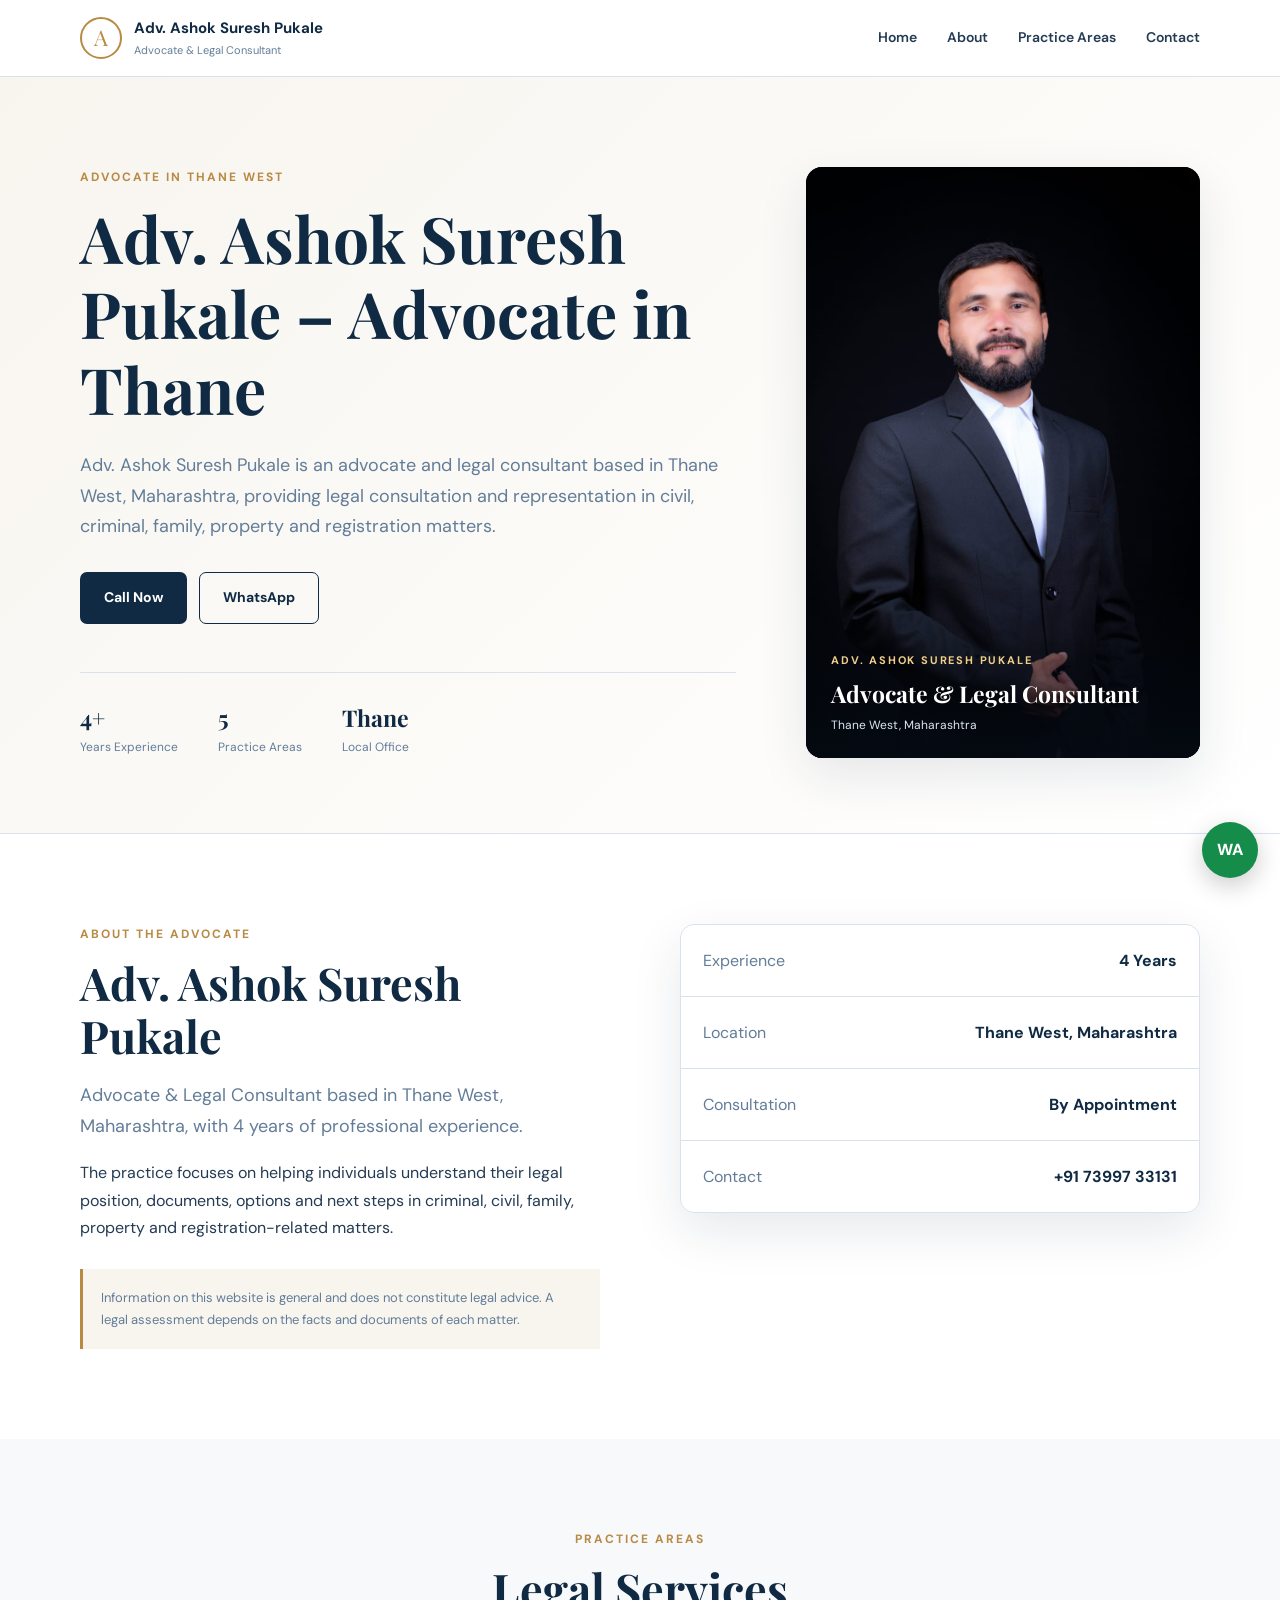
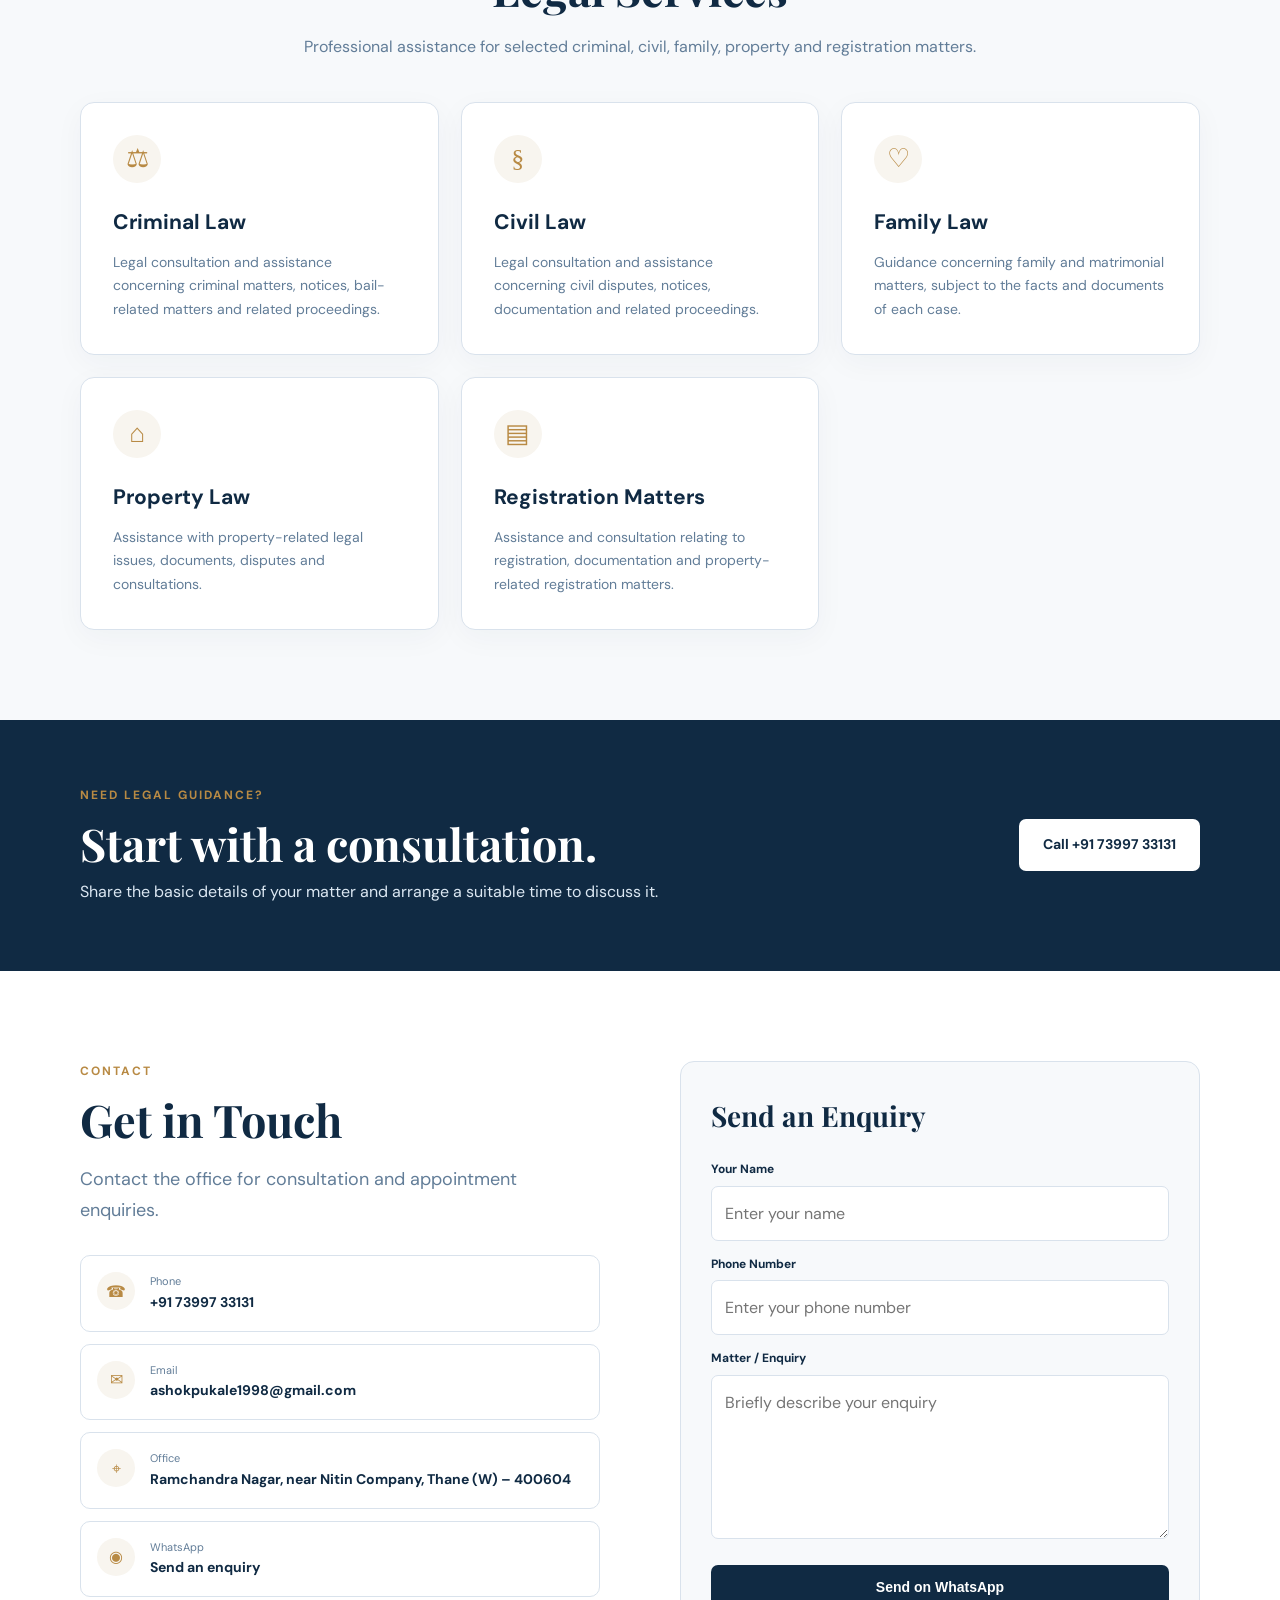
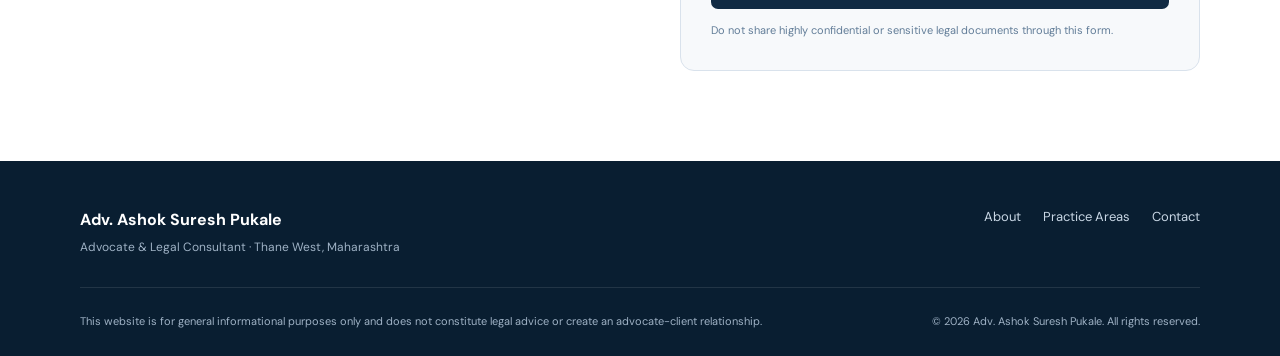
<file: index.html>
<!DOCTYPE html>
<html lang="en">
<head>
  <meta charset="UTF-8" />
  <meta name="viewport" content="width=device-width, initial-scale=1.0" />
  <meta name="description" content="Adv. Ashok Suresh Pukale is an advocate in Thane West offering legal consultation in criminal, civil, family, property and registration matters." />
  <meta name="keywords" content="Advocate in Thane, Criminal Lawyer in Thane, Civil Lawyer in Thane, Family Lawyer in Thane, Property Lawyer in Thane, Registration Advocate in Thane, Advocate Thane West" />
  <meta name="author" content="Adv. Ashok Suresh Pukale" />
  <meta name="theme-color" content="#102a43" />
  <title>Adv. Ashok Suresh Pukale | Advocate in Thane</title>
  <link rel="stylesheet" href="style.css" />
  <script type="application/ld+json">
{
  "@context": "https://schema.org",
  "@type": "LegalService",
  "name": "Adv. Ashok Suresh Pukale",
  "description": "Adv. Ashok Suresh Pukale is an advocate and legal consultant in Thane West, Maharashtra, providing legal consultation in criminal, civil, family, property and registration matters.",
  "url": "https://snehalvirkar02.github.io/adv-ashok-pukale-website/",
  "telephone": "+91-7399733131",
  "email": "ashokpukale1998@gmail.com",
  "address": {
    "@type": "PostalAddress",
    "streetAddress": "Ramchandra Nagar, near Nitin Company",
    "addressLocality": "Thane West",
    "addressRegion": "Maharashtra",
    "postalCode": "400604",
    "addressCountry": "IN"
  },
  "areaServed": {
    "@type": "City",
    "name": "Thane"
  }
}
</script>
</head>
<body>
  <header class="header">
    <div class="container nav">
      <a href="#home" class="brand">
        <span class="brand-mark">A</span>
        <span>
          <strong>Adv. Ashok Suresh Pukale</strong>
          <small>Advocate &amp; Legal Consultant</small>
        </span>
      </a>
      <button class="menu-btn" aria-label="Open menu" aria-expanded="false">☰</button>
      <nav class="nav-links">
        <a href="#home">Home</a>
        <a href="#about">About</a>
        <a href="#practice">Practice Areas</a>
        <a href="#contact">Contact</a>
      </nav>
    </div>
  </header>

  <main>
    <section id="home" class="hero">
      <div class="container hero-grid">
        <div class="hero-copy">
          <p class="eyebrow">ADVOCATE IN THANE WEST</p>
          <h1>Adv. Ashok Suresh Pukale – Advocate in Thane</h1>
          <p class="hero-text">
  Adv. Ashok Suresh Pukale is an advocate and legal consultant
  based in Thane West, Maharashtra, providing legal consultation
  and representation in civil, criminal, family, property and
  registration matters.
</p>
          <div class="hero-actions">
            <a class="btn btn-primary" href="tel:+917399733131">Call Now</a>
            <a class="btn btn-outline" href="https://wa.me/917399733131?text=Hello%20Adv.%20Ashok%20Pukale%2C%20I%20would%20like%20a%20legal%20consultation." target="_blank" rel="noopener">WhatsApp</a>
          </div>
          <div class="trust-row">
            <div><strong>4+</strong><span>Years Experience</span></div>
            <div><strong>5</strong><span>Practice Areas</span></div>
            <div><strong>Thane</strong><span>Local Office</span></div>
          </div>
        </div>
        <div class="hero-photo-card">
          <img src="adv-ashok-pukale.jpg" alt="Adv. Ashok Suresh Pukale, Advocate in Thane" />
          <div class="photo-caption"><span>ADV. ASHOK SURESH PUKALE</span><strong>Advocate &amp; Legal Consultant</strong><small>Thane West, Maharashtra</small></div>
        </div>
      </div>
    </section>

    <section id="about" class="section">
      <div class="container two-col">
        <div>
          <p class="eyebrow">ABOUT THE ADVOCATE</p>
          <h2>Adv. Ashok Suresh Pukale</h2>
          <p class="lead">
            Advocate &amp; Legal Consultant based in Thane West, Maharashtra,
            with 4 years of professional experience.
          </p>
          <p>
            The practice focuses on helping individuals understand their legal
            position, documents, options and next steps in criminal, civil, family, property and
            registration-related matters.
          </p>
          <p class="note">
            Information on this website is general and does not constitute legal
            advice. A legal assessment depends on the facts and documents of each matter.
          </p>
        </div>
        <div class="info-panel">
          <div class="info-item">
            <span>Experience</span><strong>4 Years</strong>
          </div>
          <div class="info-item">
            <span>Location</span><strong>Thane West, Maharashtra</strong>
          </div>
          <div class="info-item">
            <span>Consultation</span><strong>By Appointment</strong>
          </div>
          <div class="info-item">
            <span>Contact</span><strong>+91 73997 33131</strong>
          </div>
        </div>
      </div>
    </section>

    <section id="practice" class="section section-alt">
      <div class="container">
        <div class="section-heading">
          <p class="eyebrow">PRACTICE AREAS</p>
          <h2>Legal Services</h2>
          <p>Professional assistance for selected criminal, civil, family, property and registration matters.</p>
        </div>
        <div class="cards">
          <article class="service-card">
            <div class="icon">⚖</div>
            <h3>Criminal Law</h3>
            <p>Legal consultation and assistance concerning criminal matters, notices, bail-related matters and related proceedings.</p>
          </article>
          <article class="service-card">
            <div class="icon">§</div>
            <h3>Civil Law</h3>
            <p>Legal consultation and assistance concerning civil disputes, notices, documentation and related proceedings.</p>
          </article>
          <article class="service-card">
            <div class="icon">♡</div>
            <h3>Family Law</h3>
            <p>Guidance concerning family and matrimonial matters, subject to the facts and documents of each case.</p>
          </article>
          <article class="service-card">
            <div class="icon">⌂</div>
            <h3>Property Law</h3>
            <p>Assistance with property-related legal issues, documents, disputes and consultations.</p>
          </article>
          <article class="service-card">
            <div class="icon">▤</div>
            <h3>Registration Matters</h3>
            <p>Assistance and consultation relating to registration, documentation and property-related registration matters.</p>
          </article>
        </div>
      </div>
    </section>

    <section class="section consultation">
      <div class="container consultation-box">
        <div>
          <p class="eyebrow">NEED LEGAL GUIDANCE?</p>
          <h2>Start with a consultation.</h2>
          <p>Share the basic details of your matter and arrange a suitable time to discuss it.</p>
        </div>
        <a class="btn btn-light" href="tel:+917399733131">Call +91 73997 33131</a>
      </div>
    </section>

    <section id="contact" class="section">
      <div class="container two-col contact-grid">
        <div>
          <p class="eyebrow">CONTACT</p>
          <h2>Get in Touch</h2>
          <p class="lead">Contact the office for consultation and appointment enquiries.</p>

          <div class="contact-list">
            <a href="tel:+917399733131">
              <span class="contact-icon">☎</span>
              <span><small>Phone</small><strong>+91 73997 33131</strong></span>
            </a>
            <a href="mailto:ashokpukale1998@gmail.com">
              <span class="contact-icon">✉</span>
              <span><small>Email</small><strong>ashokpukale1998@gmail.com</strong></span>
            </a>
            <a href="https://www.google.com/maps/search/?api=1&query=Ramchandra%20Nagar%20near%20Nitin%20Company%20Thane%20West%20400604" target="_blank" rel="noopener">
              <span class="contact-icon">⌖</span>
              <span><small>Office</small><strong>Ramchandra Nagar, near Nitin Company, Thane (W) – 400604</strong></span>
            </a>
            <a href="https://wa.me/917399733131?text=Hello%20Adv.%20Ashok%20Pukale%2C%20I%20would%20like%20to%20book%20a%20legal%20consultation." target="_blank" rel="noopener">
              <span class="contact-icon">◉</span>
              <span><small>WhatsApp</small><strong>Send an enquiry</strong></span>
            </a>
          </div>
        </div>

        <form class="contact-form" id="contactForm">
          <h3>Send an Enquiry</h3>
          <label for="name">Your Name</label>
          <input id="name" name="name" type="text" placeholder="Enter your name" required />

          <label for="phone">Phone Number</label>
          <input id="phone" name="phone" type="tel" placeholder="Enter your phone number" required />

          <label for="matter">Matter / Enquiry</label>
          <textarea id="matter" name="matter" rows="5" placeholder="Briefly describe your enquiry" required></textarea>

          <button class="btn btn-primary" type="submit">Send on WhatsApp</button>
          <p class="form-note">Do not share highly confidential or sensitive legal documents through this form.</p>
        </form>
      </div>
    </section>
  </main>

  <footer class="footer">
    <div class="container footer-inner">
      <div>
        <strong>Adv. Ashok Suresh Pukale</strong>
        <p>Advocate &amp; Legal Consultant · Thane West, Maharashtra</p>
      </div>
      <div class="footer-links">
        <a href="#about">About</a>
        <a href="#practice">Practice Areas</a>
        <a href="#contact">Contact</a>
      </div>
    </div>
    <div class="container disclaimer">
      <p>This website is for general informational purposes only and does not constitute legal advice or create an advocate-client relationship.</p>
      <p>© <span id="year"></span> Adv. Ashok Suresh Pukale. All rights reserved.</p>
    </div>
  </footer>

  <a class="floating-whatsapp" href="https://wa.me/917399733131?text=Hello%20Adv.%20Ashok%20Pukale%2C%20I%20would%20like%20a%20legal%20consultation." target="_blank" rel="noopener" aria-label="Chat on WhatsApp">WA</a>
  <script src="script.js"></script>
</body>
</html>
</file>
<file: style.css>
@import url('https://fonts.googleapis.com/css2?family=DM+Sans:wght@400;500;600;700&family=Playfair+Display:wght@600;700&display=swap');

:root{
  --navy:#102a43;
  --navy2:#163a5f;
  --gold:#b88a44;
  --cream:#f8f5ef;
  --white:#fff;
  --text:#243b53;
  --muted:#627d98;
  --line:#d9e2ec;
  --shadow:0 18px 50px rgba(16,42,67,.10);
}
*{box-sizing:border-box;margin:0;padding:0}
html{scroll-behavior:smooth}
body{font-family:"DM Sans",Arial,sans-serif;color:var(--text);background:var(--white);line-height:1.7}
a{text-decoration:none;color:inherit}
.container{width:min(1120px,92%);margin:auto}
.header{position:sticky;top:0;z-index:20;background:rgba(255,255,255,.96);border-bottom:1px solid var(--line);backdrop-filter:blur(10px)}
.nav{height:76px;display:flex;align-items:center;justify-content:space-between}
.brand{display:flex;align-items:center;gap:12px}
.brand-mark{width:42px;height:42px;border:2px solid var(--gold);display:grid;place-items:center;font-family:"Playfair Display";font-size:22px;color:var(--gold);border-radius:50%}
.brand strong{display:block;font-size:15px;color:var(--navy)}
.brand small{display:block;color:var(--muted);font-size:11px}
.nav-links{display:flex;gap:30px;font-size:14px;font-weight:600}
.nav-links a:hover{color:var(--gold)}
.menu-btn{display:none;border:0;background:none;font-size:26px;color:var(--navy)}
.hero{background:linear-gradient(135deg,var(--cream),#fff);padding:90px 0 75px;border-bottom:1px solid var(--line)}
.hero-grid{display:grid;grid-template-columns:1.25fr .75fr;gap:70px;align-items:center}
.eyebrow{font-size:12px;letter-spacing:2px;font-weight:700;color:var(--gold);margin-bottom:12px}
h1,h2{font-family:"Playfair Display",Georgia,serif;color:var(--navy);line-height:1.18}
h1{font-size:clamp(42px,5vw,67px);max-width:760px}
h2{font-size:clamp(32px,4vw,45px);margin-bottom:18px}
h3{color:var(--navy);font-size:21px;margin-bottom:10px}
.hero-text{font-size:18px;color:var(--muted);max-width:680px;margin:24px 0 30px}
.hero-actions{display:flex;gap:12px;flex-wrap:wrap}
.btn{display:inline-flex;align-items:center;justify-content:center;padding:13px 23px;border-radius:7px;font-weight:700;font-size:14px;border:1px solid transparent;cursor:pointer}
.btn-primary{background:var(--navy);color:white}
.btn-primary:hover{background:var(--navy2)}
.btn-outline{border-color:var(--navy);color:var(--navy)}
.btn-outline:hover{background:var(--navy);color:white}
.btn-light{background:white;color:var(--navy)}
.trust-row{display:flex;gap:40px;margin-top:48px;padding-top:25px;border-top:1px solid var(--line)}
.trust-row div{display:flex;flex-direction:column}
.trust-row strong{font-family:"Playfair Display";font-size:23px;color:var(--navy)}
.trust-row span{font-size:12px;color:var(--muted)}
.hero-photo-card{position:relative;border-radius:16px;overflow:hidden;background:#080b10;box-shadow:var(--shadow);max-height:640px}.hero-photo-card img{display:block;width:100%;height:auto;object-fit:cover}.photo-caption{position:absolute;left:0;right:0;bottom:0;padding:28px 25px 22px;background:linear-gradient(transparent,rgba(5,10,18,.92));color:#fff;padding-top:70px}.photo-caption span,.photo-caption strong,.photo-caption small{display:block}.photo-caption span{font-size:11px;letter-spacing:1.8px;color:#f0cf8b;font-weight:700}.photo-caption strong{font-family:"Playfair Display";font-size:23px;margin-top:4px}.photo-caption small{font-size:12px;color:#dbe7f2;margin-top:2px}.
.scales{font-size:52px;color:#d8b26b;margin-bottom:20px}
.card-kicker{font-size:11px;letter-spacing:2px;color:#d8b26b;font-weight:700}
.hero-card h2{color:white;font-size:31px;margin:12px 0}
.hero-card p:not(.card-kicker){color:#dbe7f2}
.card-link{display:inline-block;margin-top:28px;color:#f0cf8b;font-weight:700}
.section{padding:90px 0}
.section-alt{background:#f7f9fb}
.two-col{display:grid;grid-template-columns:1fr 1fr;gap:80px;align-items:start}
.lead{font-size:18px;color:var(--muted);margin-bottom:18px}
.note{margin-top:28px;padding:18px;border-left:3px solid var(--gold);background:var(--cream);font-size:13px;color:var(--muted)}
.info-panel{border:1px solid var(--line);border-radius:14px;overflow:hidden;box-shadow:var(--shadow)}
.info-item{display:flex;justify-content:space-between;gap:20px;padding:22px;border-bottom:1px solid var(--line)}
.info-item:last-child{border-bottom:0}
.info-item span{color:var(--muted)}
.info-item strong{color:var(--navy);text-align:right}
.section-heading{text-align:center;max-width:680px;margin:0 auto 42px}
.section-heading p:last-child{color:var(--muted)}
.cards{display:grid;grid-template-columns:repeat(3,1fr);gap:22px}
.service-card{background:white;border:1px solid var(--line);border-radius:14px;padding:32px;transition:.25s;box-shadow:0 8px 30px rgba(16,42,67,.04)}
.service-card:hover{transform:translateY(-5px);box-shadow:var(--shadow)}
.service-card p{color:var(--muted);font-size:14px}
.icon{width:48px;height:48px;border-radius:50%;background:var(--cream);color:var(--gold);display:grid;place-items:center;font-family:Georgia;font-size:26px;margin-bottom:22px}
.consultation{background:var(--navy);color:white;padding:65px 0}
.consultation-box{display:flex;align-items:center;justify-content:space-between;gap:30px}
.consultation h2{color:white;margin-bottom:8px}
.consultation p:not(.eyebrow){color:#dbe7f2}
.contact-list{margin-top:30px;display:grid;gap:12px}
.contact-list a{display:flex;gap:15px;padding:16px;border:1px solid var(--line);border-radius:10px}
.contact-list a:hover{border-color:var(--gold)}
.contact-icon{width:38px;height:38px;border-radius:50%;background:var(--cream);display:grid;place-items:center;color:var(--gold)}
.contact-list small,.contact-list strong{display:block}
.contact-list small{font-size:11px;color:var(--muted)}
.contact-list strong{font-size:14px;color:var(--navy)}
.contact-form{background:#f7f9fb;padding:30px;border-radius:14px;border:1px solid var(--line)}
.contact-form h3{font-family:"Playfair Display";font-size:28px;margin-bottom:20px}
.contact-form label{display:block;font-size:12px;font-weight:700;margin:13px 0 6px;color:var(--navy)}
.contact-form input,.contact-form textarea{width:100%;padding:13px;border:1px solid var(--line);border-radius:7px;font:inherit;background:white;outline:none}
.contact-form input:focus,.contact-form textarea:focus{border-color:var(--gold)}
.contact-form .btn{margin-top:18px;width:100%}
.form-note{font-size:11px;color:var(--muted);margin-top:12px}
.footer{background:#091e31;color:#c9d7e5;padding:45px 0 25px}
.footer-inner{display:flex;justify-content:space-between;gap:30px}
.footer strong{color:white}
.footer p{font-size:12px;color:#9fb2c5;margin-top:4px}
.footer-links{display:flex;gap:22px;font-size:13px}
.footer-links a:hover{color:white}
.disclaimer{border-top:1px solid rgba(255,255,255,.1);margin-top:30px;padding-top:20px;display:flex;justify-content:space-between;gap:20px}
.disclaimer p{font-size:11px}
.floating-whatsapp{position:fixed;right:22px;bottom:22px;width:56px;height:56px;border-radius:50%;display:grid;place-items:center;background:#168c4a;color:white;font-weight:800;box-shadow:0 8px 25px rgba(0,0,0,.2);z-index:30}
@media(max-width:1000px){.cards{grid-template-columns:repeat(2,1fr)}}
@media(max-width:800px){
  .nav-links{display:none;position:absolute;top:76px;left:0;right:0;background:white;padding:20px 4%;border-bottom:1px solid var(--line);flex-direction:column;gap:15px}
  .nav-links.open{display:flex}
  .menu-btn{display:block}
  .hero{padding:65px 0}
  .hero-grid,.two-col{grid-template-columns:1fr;gap:40px}
  .cards{grid-template-columns:1fr}
  .consultation-box{flex-direction:column;align-items:flex-start}
  .footer-inner,.disclaimer{flex-direction:column}
}
@media(max-width:500px){
  h1{font-size:40px}
  .hero-photo-card{max-height:620px}
  .trust-row{gap:18px;justify-content:space-between}
  .trust-row strong{font-size:20px}
  .info-item{flex-direction:column;gap:5px}
  .info-item strong{text-align:left}
}
</file>
